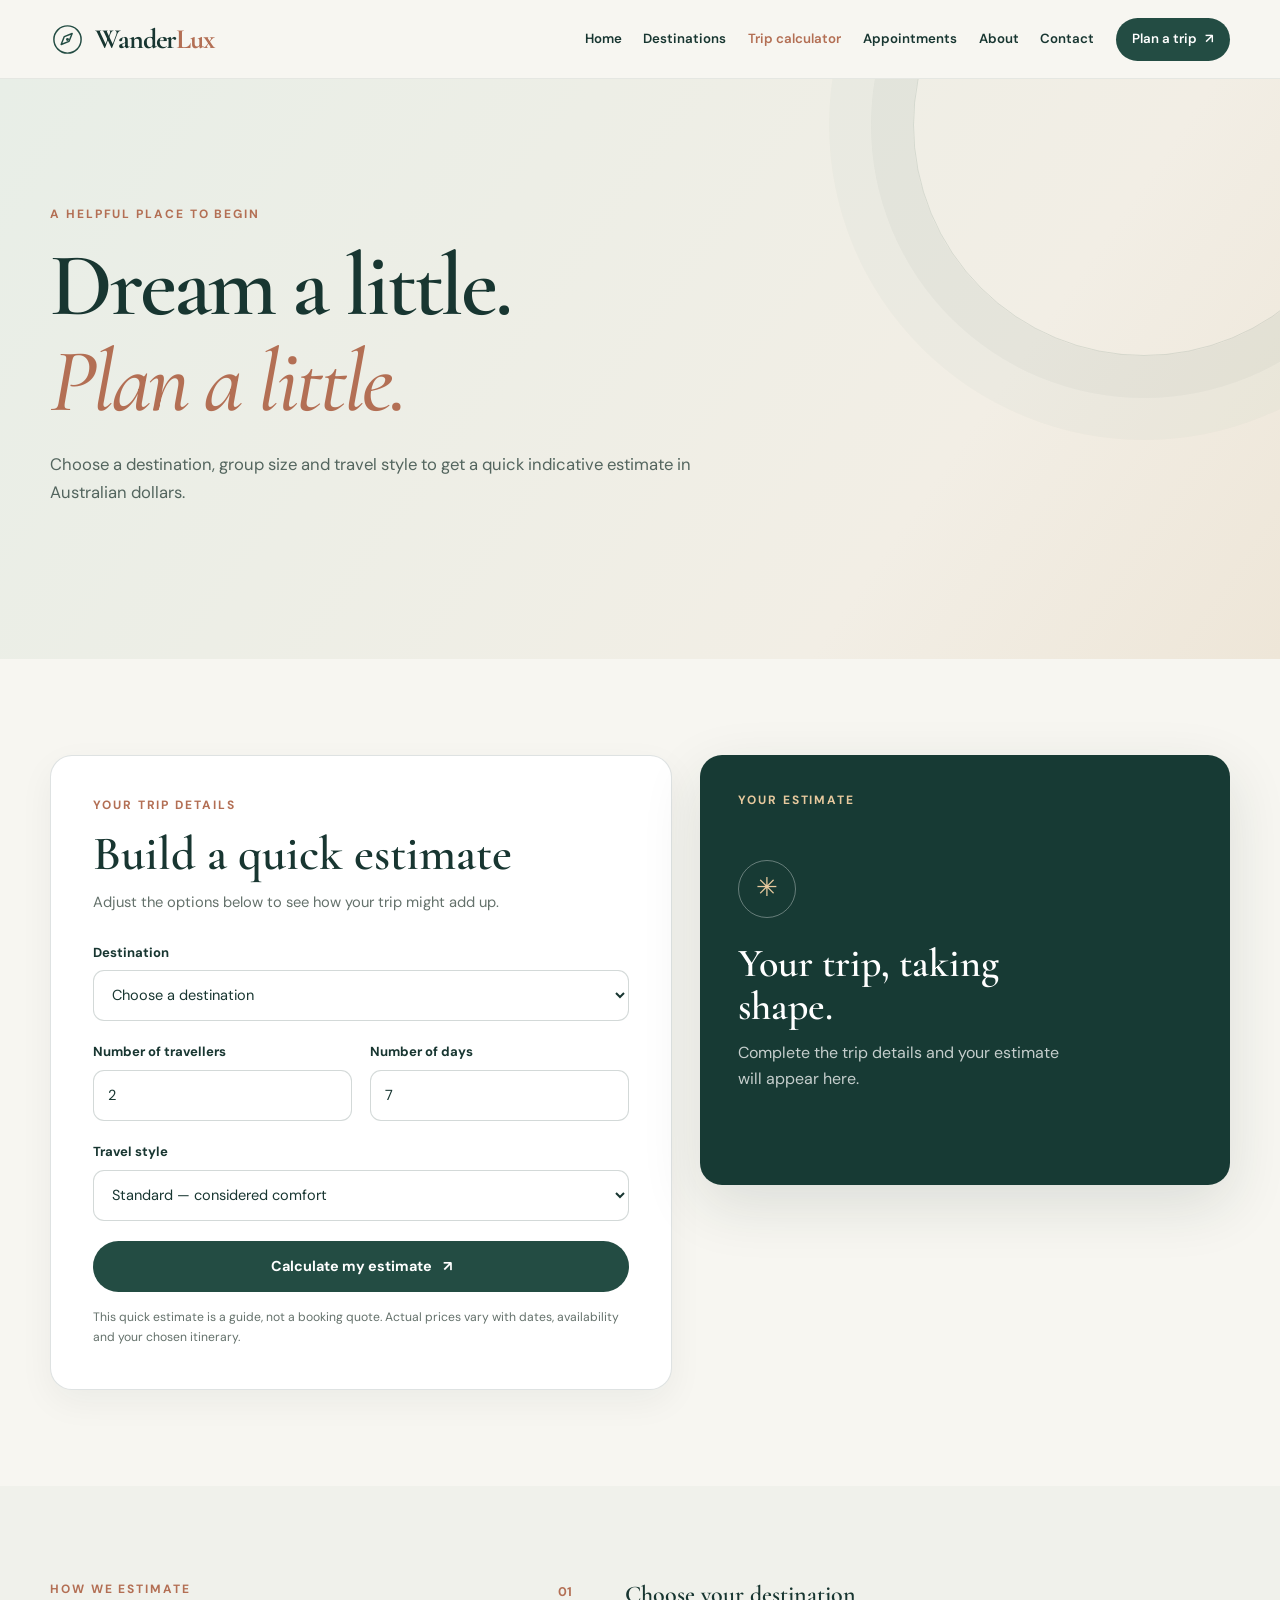
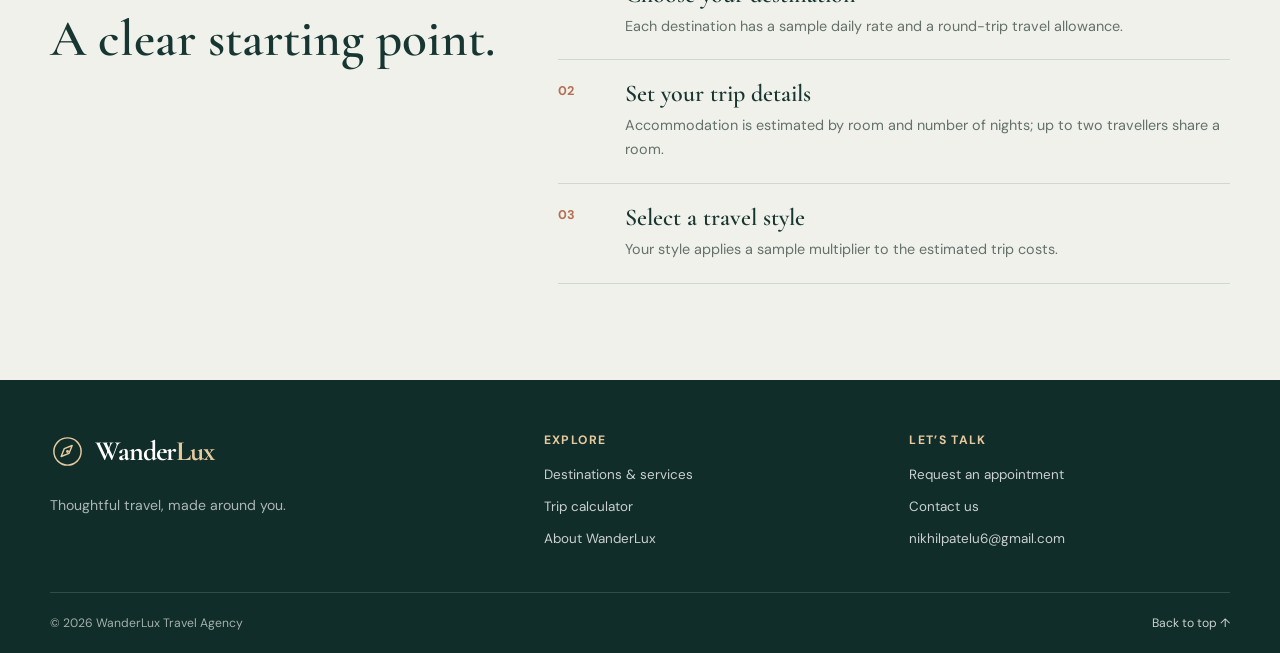
<file: calculator.html>
<!doctype html>
<html lang="en-AU">
  <head>
    <meta charset="utf-8" />
    <meta name="viewport" content="width=device-width, initial-scale=1" />
    <meta name="theme-color" content="#f7f6f1" />
    <meta
      name="description"
      content="Use the WanderLux trip cost calculator to estimate travel costs by destination, group size, trip length and travel style."
    />
    <title>Trip Cost Calculator | WanderLux</title>
    <link rel="preconnect" href="https://fonts.googleapis.com" />
    <link rel="preconnect" href="https://fonts.gstatic.com" crossorigin />
    <link
      href="https://fonts.googleapis.com/css2?family=Cormorant+Garamond:wght@500;600;700&family=DM+Sans:wght@400;500;600;700&display=swap"
      rel="stylesheet"
    />
    <link rel="stylesheet" href="styles.css" />
    <script src="script.js" defer></script>
  </head>
  <body>
    <a class="skip-link" href="#main">Skip to main content</a>

    <header class="site-header" id="top">
      <div class="container header-inner">
        <a
          class="brand"
          href="index.html"
          aria-label="WanderLux Travel Agency home"
        >
          <span class="brand-symbol" aria-hidden="true"
            ><svg viewBox="0 0 36 36" fill="none">
              <circle
                cx="18"
                cy="18"
                r="14"
                stroke="currentColor"
                stroke-width="1.5"
              />
              <path
                d="m22.8 11.8-3.2 8.1-8.1 3.2 3.2-8.1 8.1-3.2Z"
                stroke="currentColor"
                stroke-width="1.5"
                stroke-linejoin="round"
              />
              <circle cx="18" cy="18" r="1.5" fill="currentColor" /></svg
          ></span>
          <span class="brand-name">Wander<span>Lux</span></span>
        </a>
        <button
          class="menu-toggle"
          type="button"
          aria-expanded="false"
          aria-controls="primary-nav"
          aria-label="Open navigation"
        >
          <span class="menu-line"></span><span class="menu-line"></span
          ><span class="menu-line"></span>
        </button>
        <nav class="primary-nav" id="primary-nav" aria-label="Main navigation">
          <a href="index.html">Home</a>
          <a href="destinations.html">Destinations</a>
          <a href="calculator.html" aria-current="page">Trip calculator</a>
          <a href="appointment.html">Appointments</a>
          <a href="about.html">About</a>
          <a href="contact.html">Contact</a>
          <a class="nav-cta" href="appointment.html"
            >Plan a trip <span aria-hidden="true">↗</span></a
          >
        </nav>
      </div>
    </header>

    <main id="main">
      <section class="page-hero">
        <div class="container page-hero-content">
          <p class="eyebrow">A helpful place to begin</p>
          <h1>Dream a little.<br /><em>Plan a little.</em></h1>
          <p>
            Choose a destination, group size and travel style to get a quick
            indicative estimate in Australian dollars.
          </p>
        </div>
      </section>

      <section class="section">
        <div class="container calculator-layout">
          <div class="calculator-card reveal">
            <p class="eyebrow">Your trip details</p>
            <h2 class="form-title">Build a quick estimate</h2>
            <p class="form-intro">
              Adjust the options below to see how your trip might add up.
            </p>

            <form id="trip-calculator" class="form-stack">
              <div class="field">
                <label for="destination">Destination</label>
                <select id="destination" name="destination" required>
                  <option value="" selected disabled>
                    Choose a destination
                  </option>
                  <option value="bali">Bali, Indonesia</option>
                  <option value="kyoto">Kyoto, Japan</option>
                  <option value="amalfi">Amalfi Coast, Italy</option>
                  <option value="queenstown">Queenstown, New Zealand</option>
                </select>
              </div>

              <div class="form-grid">
                <div class="field">
                  <label for="travellers">Number of travellers</label>
                  <input
                    id="travellers"
                    name="travellers"
                    type="number"
                    min="1"
                    max="12"
                    value="2"
                    required
                  />
                </div>
                <div class="field">
                  <label for="days">Number of days</label>
                  <input
                    id="days"
                    name="days"
                    type="number"
                    min="1"
                    max="30"
                    value="7"
                    required
                  />
                </div>
              </div>

              <div class="field">
                <label for="travel-style">Travel style</label>
                <select id="travel-style" name="travel_style" required>
                  <option value="budget">Budget — practical and relaxed</option>
                  <option value="standard" selected>
                    Standard — considered comfort
                  </option>
                  <option value="luxury">Luxury — elevated experiences</option>
                </select>
              </div>

              <button class="button button-primary button-wide" type="submit">
                Calculate my estimate <span aria-hidden="true">↗</span>
              </button>
              <p class="form-note">
                This quick estimate is a guide, not a booking quote. Actual
                prices vary with dates, availability and your chosen itinerary.
              </p>
            </form>
          </div>

          <aside class="estimate-card reveal" aria-label="Estimated trip cost">
            <p class="eyebrow eyebrow-light">Your estimate</p>

            <div class="empty-result" id="estimate-empty">
              <div class="estimate-mark" aria-hidden="true">✳</div>
              <h2>Your trip, taking shape.</h2>
              <p>
                Complete the trip details and your estimate will appear here.
              </p>
            </div>

            <div
              class="result-panel"
              id="estimate-result"
              hidden
              aria-live="polite"
              aria-atomic="true"
            >
              <p class="result-label">Estimated total</p>
              <p class="result-total" id="estimate-total">$0</p>
              <p class="result-summary" id="estimate-summary"></p>

              <dl class="estimate-breakdown">
                <div>
                  <dt>Daily costs & activities</dt>
                  <dd id="estimate-ground"></dd>
                </div>
                <div>
                  <dt>Accommodation</dt>
                  <dd id="estimate-stay"></dd>
                </div>
                <div>
                  <dt>Travel</dt>
                  <dd id="estimate-travel"></dd>
                </div>
              </dl>

              <p class="estimate-disclaimer">
                Indicative pricing only. Rates are illustrative and may change;
                a consultant can prepare a tailored quote.
              </p>
              <a class="button button-light button-wide" href="appointment.html"
                >Talk to a travel planner <span aria-hidden="true">↗</span></a
              >
            </div>
          </aside>
        </div>
      </section>

      <section class="section section-soft">
        <div class="container process-grid reveal">
          <div>
            <p class="eyebrow">How we estimate</p>
            <h2 class="section-title">A clear starting point.</h2>
          </div>
          <div class="process-steps">
            <article>
              <span>01</span>
              <div>
                <h3>Choose your destination</h3>
                <p>
                  Each destination has a sample daily rate and a round-trip
                  travel allowance.
                </p>
              </div>
            </article>
            <article>
              <span>02</span>
              <div>
                <h3>Set your trip details</h3>
                <p>
                  Accommodation is estimated by room and number of nights; up to
                  two travellers share a room.
                </p>
              </div>
            </article>
            <article>
              <span>03</span>
              <div>
                <h3>Select a travel style</h3>
                <p>
                  Your style applies a sample multiplier to the estimated trip
                  costs.
                </p>
              </div>
            </article>
          </div>
        </div>
      </section>
    </main>

    <footer class="site-footer">
      <div class="container footer-main">
        <div class="footer-brand">
          <a
            class="brand brand-footer"
            href="index.html"
            aria-label="WanderLux home"
            ><span class="brand-symbol" aria-hidden="true"
              ><svg viewBox="0 0 36 36" fill="none">
                <circle
                  cx="18"
                  cy="18"
                  r="14"
                  stroke="currentColor"
                  stroke-width="1.5"
                />
                <path
                  d="m22.8 11.8-3.2 8.1-8.1 3.2 3.2-8.1 8.1-3.2Z"
                  stroke="currentColor"
                  stroke-width="1.5"
                  stroke-linejoin="round"
                />
                <circle
                  cx="18"
                  cy="18"
                  r="1.5"
                  fill="currentColor"
                /></svg></span
            ><span class="brand-name">Wander<span>Lux</span></span></a
          >
          <p>Thoughtful travel, made around you.</p>
        </div>
        <div class="footer-links">
          <h2>Explore</h2>
          <a href="destinations.html">Destinations & services</a
          ><a href="calculator.html">Trip calculator</a
          ><a href="about.html">About WanderLux</a>
        </div>
        <div class="footer-links">
          <h2>Let’s talk</h2>
          <a href="appointment.html">Request an appointment</a
          ><a href="contact.html">Contact us</a
          ><a href="mailto:nikhilpatelu6@gmail.com">nikhilpatelu6@gmail.com</a>
        </div>
      </div>
      <div class="container footer-bottom">
        <p>© <span data-year>2025</span> WanderLux Travel Agency</p>
        <a href="#top">Back to top <span aria-hidden="true">↑</span></a>
      </div>
    </footer>
  </body>
</html>
</file>
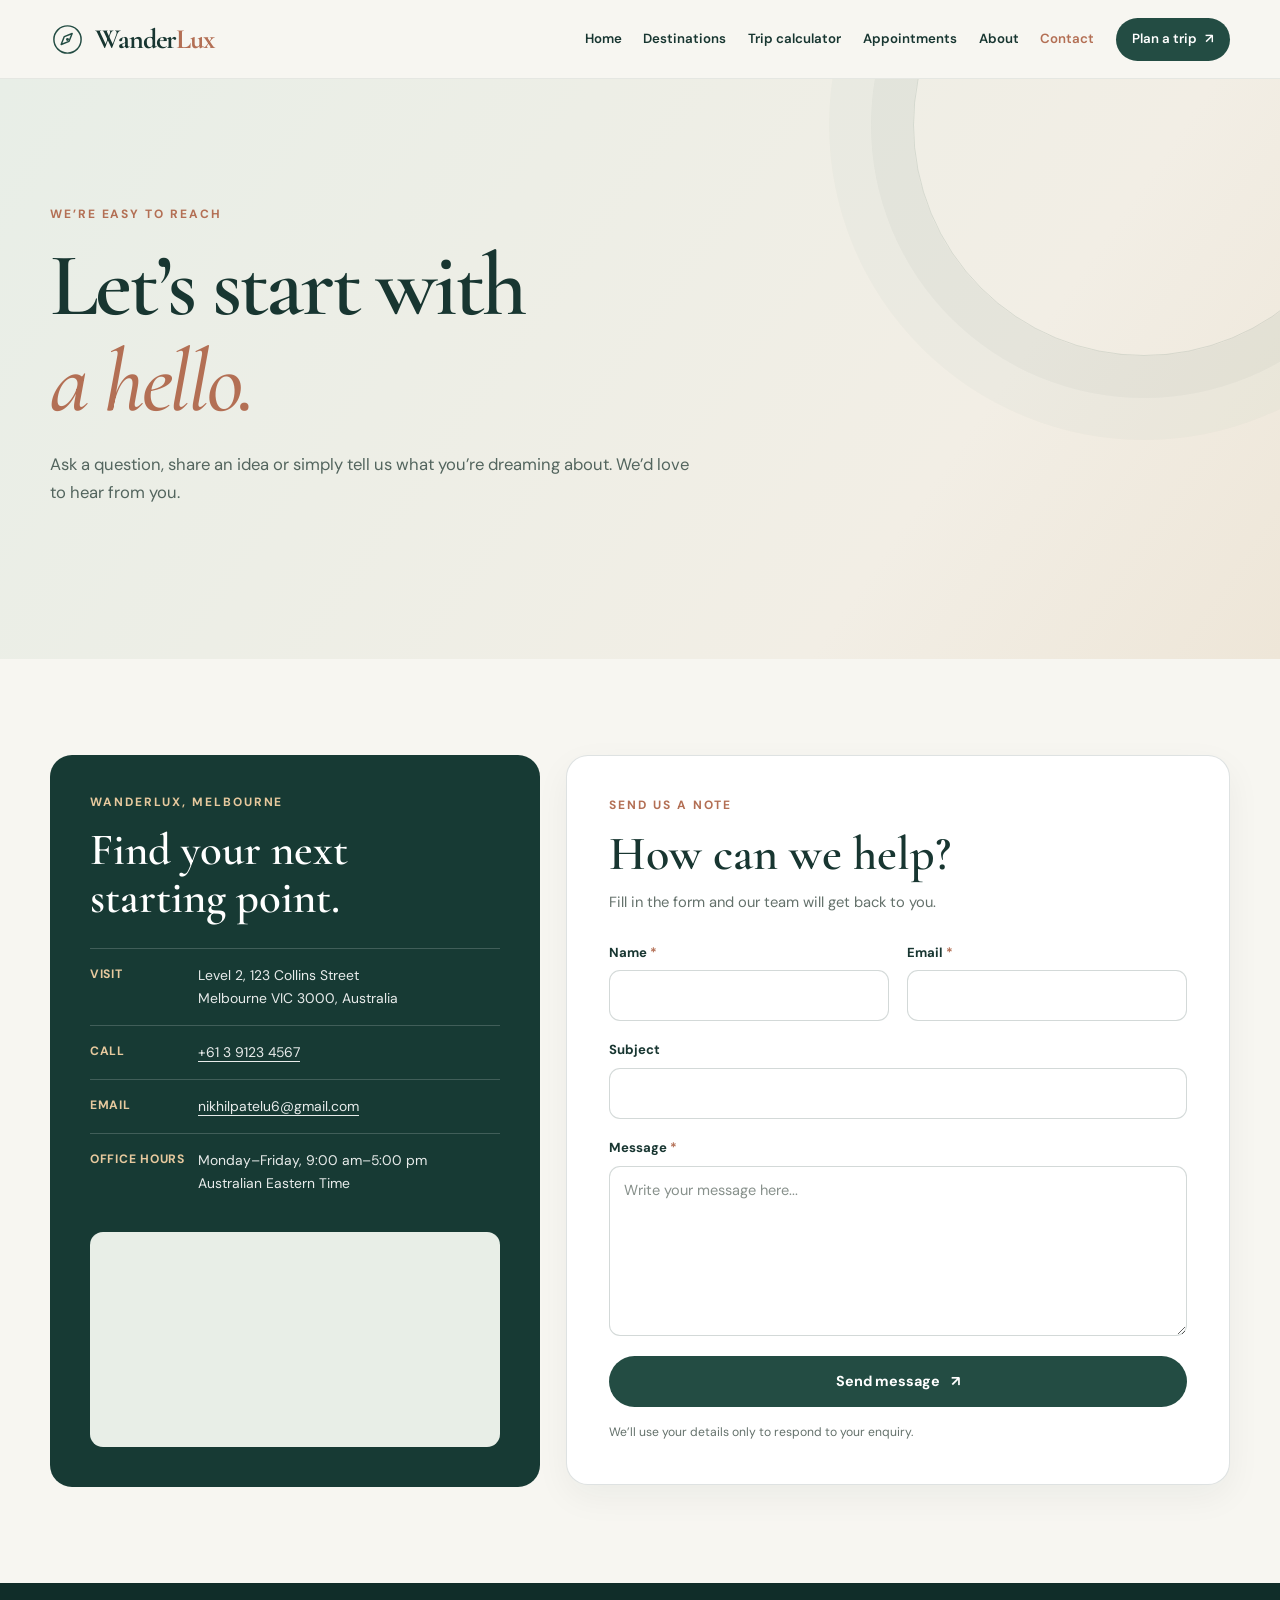
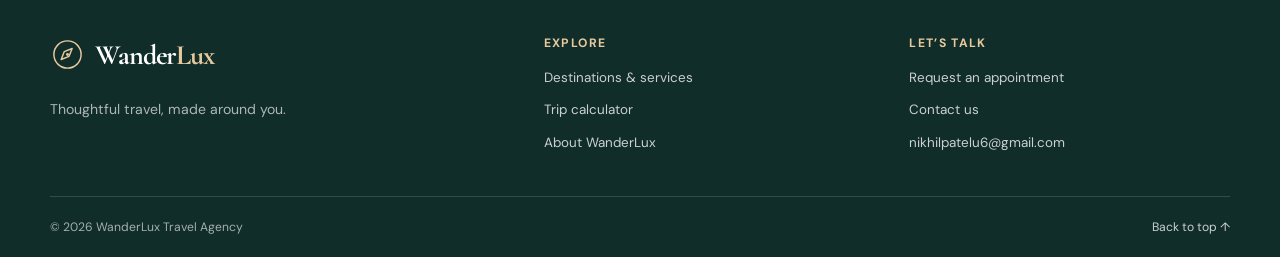
<file: contact.html>
<!doctype html>
<html lang="en-AU">
  <head>
    <meta charset="utf-8" />
    <meta name="viewport" content="width=device-width, initial-scale=1" />
    <meta name="theme-color" content="#f7f6f1" />
    <meta
      name="description"
      content="Contact WanderLux Travel Agency by phone, email or the online enquiry form. Find our Melbourne office."
    />
    <title>Contact WanderLux | Travel Agency</title>
    <link rel="preconnect" href="https://fonts.googleapis.com" />
    <link rel="preconnect" href="https://fonts.gstatic.com" crossorigin />
    <link
      href="https://fonts.googleapis.com/css2?family=Cormorant+Garamond:wght@500;600;700&family=DM+Sans:wght@400;500;600;700&display=swap"
      rel="stylesheet"
    />
    <link rel="stylesheet" href="styles.css" />
    <script src="script.js" defer></script>
  </head>
  <body>
    <a class="skip-link" href="#main">Skip to main content</a>

    <header class="site-header" id="top">
      <div class="container header-inner">
        <a
          class="brand"
          href="index.html"
          aria-label="WanderLux Travel Agency home"
        >
          <span class="brand-symbol" aria-hidden="true"
            ><svg viewBox="0 0 36 36" fill="none">
              <circle
                cx="18"
                cy="18"
                r="14"
                stroke="currentColor"
                stroke-width="1.5"
              />
              <path
                d="m22.8 11.8-3.2 8.1-8.1 3.2 3.2-8.1 8.1-3.2Z"
                stroke="currentColor"
                stroke-width="1.5"
                stroke-linejoin="round"
              />
              <circle cx="18" cy="18" r="1.5" fill="currentColor" /></svg
          ></span>
          <span class="brand-name">Wander<span>Lux</span></span>
        </a>
        <button
          class="menu-toggle"
          type="button"
          aria-expanded="false"
          aria-controls="primary-nav"
          aria-label="Open navigation"
        >
          <span class="menu-line"></span><span class="menu-line"></span
          ><span class="menu-line"></span>
        </button>
        <nav class="primary-nav" id="primary-nav" aria-label="Main navigation">
          <a href="index.html">Home</a>
          <a href="destinations.html">Destinations</a>
          <a href="calculator.html">Trip calculator</a>
          <a href="appointment.html">Appointments</a>
          <a href="about.html">About</a>
          <a href="contact.html" aria-current="page">Contact</a>
          <a class="nav-cta" href="appointment.html"
            >Plan a trip <span aria-hidden="true">↗</span></a
          >
        </nav>
      </div>
    </header>

    <main id="main">
      <section class="page-hero">
        <div class="container page-hero-content">
          <p class="eyebrow">We’re easy to reach</p>
          <h1>Let’s start with<br /><em>a hello.</em></h1>
          <p>
            Ask a question, share an idea or simply tell us what you’re dreaming
            about. We’d love to hear from you.
          </p>
        </div>
      </section>

      <section class="section">
        <div class="container contact-layout">
          <aside class="contact-info reveal">
            <p class="eyebrow eyebrow-light">WanderLux, Melbourne</p>
            <h2>Find your next<br />starting point.</h2>

            <div class="contact-detail">
              <span>Visit</span>
              <address>
                Level 2, 123 Collins Street<br />Melbourne VIC 3000, Australia
              </address>
            </div>
            <div class="contact-detail">
              <span>Call</span>
              <a href="tel:+61391234567">+61 3 9123 4567</a>
            </div>
            <div class="contact-detail">
              <span>Email</span>
              <a href="mailto:nikhilpatelu6@gmail.com"
                >nikhilpatelu6@gmail.com</a
              >
            </div>
            <div class="contact-detail">
              <span>Office hours</span>
              <p>Monday–Friday, 9:00 am–5:00 pm<br />Australian Eastern Time</p>
            </div>

            <div class="map-frame">
              <iframe
                title="Map showing the WanderLux office in Melbourne"
                src="https://maps.google.com/maps?q=123%20Collins%20Street%2C%20Melbourne%2C%20Australia&amp;z=14&amp;output=embed"
                loading="lazy"
                referrerpolicy="no-referrer-when-downgrade"
              >
              </iframe>
            </div>
          </aside>

          <div class="form-card reveal">
            <p class="eyebrow">Send us a note</p>
            <h2 class="form-title" id="contact-form-title">How can we help?</h2>
            <p class="form-intro">
              Fill in the form and our team will get back to you.
            </p>

            <form
              class="form-stack"
              action="https://formsubmit.co/nikhilpatelu6@gmail.com"
              method="POST"
              data-email-form
              aria-labelledby="contact-form-title"
            >
              <input
                type="hidden"
                name="_subject"
                value="New WanderLux website enquiry"
              />
              <input type="hidden" name="_template" value="table" />
              <input
                class="form-honeypot"
                type="text"
                name="_honey"
                tabindex="-1"
                autocomplete="off"
                aria-hidden="true"
              />

              <div class="form-grid">
                <div class="field">
                  <label for="contact-name"
                    >Name <span aria-hidden="true">*</span></label
                  >
                  <input
                    id="contact-name"
                    name="name"
                    type="text"
                    autocomplete="name"
                    minlength="2"
                    required
                  />
                </div>
                <div class="field">
                  <label for="contact-email"
                    >Email <span aria-hidden="true">*</span></label
                  >
                  <input
                    id="contact-email"
                    name="email"
                    type="email"
                    autocomplete="email"
                    required
                  />
                </div>
                <div class="field field-span">
                  <label for="contact-subject">Subject</label>
                  <input id="contact-subject" name="subject" type="text" />
                </div>
                <div class="field field-span">
                  <label for="contact-message"
                    >Message <span aria-hidden="true">*</span></label
                  >
                  <textarea
                    id="contact-message"
                    name="message"
                    rows="6"
                    minlength="10"
                    placeholder="Write your message here..."
                    required
                  ></textarea>
                </div>
              </div>

              <button class="button button-primary" type="submit">
                Send message <span aria-hidden="true">↗</span>
              </button>
              <p class="form-note">
                We’ll use your details only to respond to your enquiry.
              </p>
            </form>
          </div>
        </div>
      </section>
    </main>

    <footer class="site-footer">
      <div class="container footer-main">
        <div class="footer-brand">
          <a
            class="brand brand-footer"
            href="index.html"
            aria-label="WanderLux home"
            ><span class="brand-symbol" aria-hidden="true"
              ><svg viewBox="0 0 36 36" fill="none">
                <circle
                  cx="18"
                  cy="18"
                  r="14"
                  stroke="currentColor"
                  stroke-width="1.5"
                />
                <path
                  d="m22.8 11.8-3.2 8.1-8.1 3.2 3.2-8.1 8.1-3.2Z"
                  stroke="currentColor"
                  stroke-width="1.5"
                  stroke-linejoin="round"
                />
                <circle
                  cx="18"
                  cy="18"
                  r="1.5"
                  fill="currentColor"
                /></svg></span
            ><span class="brand-name">Wander<span>Lux</span></span></a
          >
          <p>Thoughtful travel, made around you.</p>
        </div>
        <div class="footer-links">
          <h2>Explore</h2>
          <a href="destinations.html">Destinations & services</a
          ><a href="calculator.html">Trip calculator</a
          ><a href="about.html">About WanderLux</a>
        </div>
        <div class="footer-links">
          <h2>Let’s talk</h2>
          <a href="appointment.html">Request an appointment</a
          ><a href="contact.html">Contact us</a
          ><a href="mailto:nikhilpatelu6@gmail.com">nikhilpatelu6@gmail.com</a>
        </div>
      </div>
      <div class="container footer-bottom">
        <p>© <span data-year>2025</span> WanderLux Travel Agency</p>
        <a href="#top">Back to top <span aria-hidden="true">↑</span></a>
      </div>
    </footer>
  </body>
</html>
</file>
<file: styles.css>
:root {
  color-scheme: light;
  --ink: #183631;
  --forest: #234c43;
  --forest-deep: #173a34;
  --paper: #f7f6f1;
  --white: #fff;
  --sage: #e8eee7;
  --sage-dark: #d7e2d7;
  --sand: #eee7dc;
  --copper: #b36f54;
  --gold: #e7c99e;
  --muted: #64716b;
  --line: rgba(24, 54, 49, 0.14);
  --shadow: 0 20px 60px rgba(21, 48, 42, 0.12);
  --serif: "Cormorant Garamond", Georgia, serif;
  --sans: "DM Sans", Arial, sans-serif;
  --radius: 22px;
}

* {
  box-sizing: border-box;
}

html {
  scroll-behavior: smooth;
  scroll-padding-top: 90px;
}

body {
  margin: 0;
  background: var(--paper);
  color: var(--ink);
  font-family: var(--sans);
  font-size: 16px;
  line-height: 1.65;
}

img,
svg {
  display: block;
}

img {
  max-width: 100%;
}

button,
input,
select,
textarea {
  font: inherit;
}

button,
a {
  -webkit-tap-highlight-color: transparent;
}

a {
  color: inherit;
  text-decoration-thickness: 1px;
  text-underline-offset: 4px;
}

a:hover {
  color: var(--copper);
}

button {
  color: inherit;
}

h1,
h2,
h3,
p {
  margin-top: 0;
}

h1,
h2,
h3 {
  color: var(--ink);
  font-family: var(--serif);
  font-weight: 600;
  line-height: 1.08;
}

h1 {
  font-size: clamp(3.3rem, 7vw, 6rem);
}

h2 {
  font-size: clamp(2.4rem, 4vw, 3.6rem);
}

h3 {
  font-size: clamp(1.55rem, 2vw, 2rem);
}

address {
  font-style: normal;
}

[hidden] {
  display: none !important;
}

.container {
  width: min(calc(100% - 48px), 1180px);
  margin-inline: auto;
}

.skip-link {
  position: fixed;
  z-index: 300;
  top: 12px;
  left: 12px;
  padding: 11px 16px;
  transform: translateY(-160%);
  border-radius: 8px;
  background: var(--forest-deep);
  color: var(--white);
  text-decoration: none;
}

.skip-link:focus {
  transform: translateY(0);
}

:focus-visible {
  outline: 3px solid #d59665;
  outline-offset: 4px;
}

.eyebrow {
  margin-bottom: 15px;
  color: var(--copper);
  font-size: 0.75rem;
  font-weight: 700;
  letter-spacing: 0.16em;
  line-height: 1.3;
  text-transform: uppercase;
}

.eyebrow-light {
  color: var(--gold);
}

.section {
  padding: 96px 0;
}

.section-soft {
  background: #f0f1eb;
}

.section-title {
  margin-bottom: 15px;
}

.section-intro,
.form-intro {
  max-width: 620px;
  margin-bottom: 0;
  color: var(--muted);
}

.section-head {
  display: flex;
  align-items: end;
  justify-content: space-between;
  gap: 30px;
  margin-bottom: 38px;
}

.section-head .section-intro {
  margin-top: 10px;
}

.text-link {
  display: inline-flex;
  align-items: center;
  gap: 9px;
  color: var(--forest);
  font-size: 0.9rem;
  font-weight: 700;
  text-decoration: none;
}

.text-link span {
  transition: transform 180ms ease;
}

.text-link:hover span {
  transform: translate(3px, -3px);
}

.button {
  display: inline-flex;
  min-height: 51px;
  align-items: center;
  justify-content: center;
  gap: 11px;
  padding: 12px 22px;
  border: 1px solid transparent;
  border-radius: 999px;
  cursor: pointer;
  font-size: 0.9rem;
  font-weight: 700;
  line-height: 1.2;
  text-align: center;
  text-decoration: none;
  transition: transform 180ms ease, background-color 180ms ease, border-color 180ms ease;
}

.button:hover {
  transform: translateY(-2px);
}

.button-primary {
  background: var(--forest);
  color: var(--white);
}

.button-primary:hover {
  background: var(--forest-deep);
  color: var(--white);
}

.button-light {
  background: var(--white);
  color: var(--forest-deep);
}

.button-light:hover {
  background: #f3e8d8;
  color: var(--forest-deep);
}

.button-outline-light {
  border-color: rgba(255, 255, 255, 0.7);
  background: transparent;
  color: var(--white);
}

.button-outline-light:hover {
  border-color: var(--white);
  background: rgba(255, 255, 255, 0.12);
  color: var(--white);
}

.button-wide {
  width: 100%;
}

.brand {
  display: inline-flex;
  align-items: center;
  gap: 10px;
  color: var(--ink);
  text-decoration: none;
}

.brand:hover {
  color: var(--ink);
}

.brand-symbol {
  width: 35px;
  color: var(--forest);
}

.brand-symbol svg {
  width: 100%;
}

.brand-name {
  font-family: var(--serif);
  font-size: 1.75rem;
  font-weight: 700;
  letter-spacing: -0.04em;
  line-height: 1;
}

.brand-name > span {
  color: var(--copper);
}

/* Header and navigation */
.site-header {
  position: sticky;
  z-index: 100;
  top: 0;
  border-bottom: 1px solid rgba(24, 54, 49, 0.08);
  background: rgba(247, 246, 241, 0.95);
  backdrop-filter: blur(14px);
}

.header-inner {
  position: relative;
  display: flex;
  min-height: 78px;
  align-items: center;
  justify-content: space-between;
  gap: 22px;
}

.primary-nav {
  display: flex;
  align-items: center;
  gap: clamp(13px, 1.7vw, 26px);
}

.primary-nav a {
  color: var(--ink);
  font-size: 0.83rem;
  font-weight: 600;
  text-decoration: none;
  white-space: nowrap;
}

.primary-nav a:hover,
.primary-nav a[aria-current="page"] {
  color: var(--copper);
}

.primary-nav .nav-cta {
  display: inline-flex;
  min-height: 43px;
  align-items: center;
  gap: 8px;
  padding: 0 16px;
  border-radius: 999px;
  background: var(--forest);
  color: var(--white);
}

.primary-nav .nav-cta:hover {
  background: var(--forest-deep);
  color: var(--white);
}

.menu-toggle {
  display: none;
  width: 45px;
  height: 45px;
  flex-direction: column;
  align-items: center;
  justify-content: center;
  gap: 5px;
  border: 1px solid var(--line);
  border-radius: 50%;
  background: transparent;
  cursor: pointer;
}

.menu-line {
  display: block;
  width: 19px;
  height: 2px;
  border-radius: 2px;
  background: var(--ink);
}

/* Homepage carousel */
.hero {
  position: relative;
  min-height: clamp(620px, 82vh, 820px);
  overflow: hidden;
  background: #203b36;
  color: var(--white);
}

.hero-slides,
.hero-slide {
  position: absolute;
  inset: 0;
}

.hero-slide {
  display: flex;
  align-items: center;
  visibility: hidden;
  opacity: 0;
  transition: opacity 800ms ease, visibility 800ms ease;
}

.hero-slide.is-active {
  visibility: visible;
  opacity: 1;
}

.hero-slide::after {
  position: absolute;
  z-index: 1;
  inset: 0;
  background:
    linear-gradient(90deg, rgba(13, 35, 31, 0.78) 0%, rgba(15, 38, 33, 0.49) 48%, rgba(15, 38, 33, 0.1) 100%),
    linear-gradient(0deg, rgba(12, 28, 25, 0.24), transparent 42%);
  content: "";
}

.hero-image {
  position: absolute;
  inset: 0;
  width: 100%;
  height: 100%;
  object-fit: cover;
}

.hero-content {
  position: relative;
  z-index: 2;
  padding-top: 55px;
  padding-bottom: 120px;
}

.hero-eyebrow {
  color: var(--gold);
}

.hero-title {
  max-width: 840px;
  margin-bottom: 22px;
  color: var(--white);
  font-size: clamp(3.7rem, 8vw, 7rem);
  letter-spacing: -0.035em;
}

.hero-title em,
.page-hero h1 em,
.story-copy .section-title em {
  color: var(--gold);
  font-weight: 500;
}

.hero-copy {
  max-width: 510px;
  margin-bottom: 23px;
  color: rgba(255, 255, 255, 0.9);
  font-size: 1.05rem;
}

.hero-location {
  display: flex;
  flex-direction: column;
  gap: 2px;
  margin: 25px 0;
  padding-left: 15px;
  border-left: 2px solid var(--gold);
}

.hero-location span {
  color: rgba(255, 255, 255, 0.74);
  font-size: 0.72rem;
  letter-spacing: 0.11em;
  text-transform: uppercase;
}

.hero-location strong {
  font-family: var(--serif);
  font-size: 1.45rem;
  font-weight: 600;
}

.hero-actions {
  display: flex;
  flex-wrap: wrap;
  gap: 12px;
}

.hero-controls {
  position: absolute;
  z-index: 4;
  bottom: 30px;
  left: 50%;
  display: flex;
  width: min(calc(100% - 48px), 1180px);
  align-items: center;
  justify-content: space-between;
  transform: translateX(-50%);
}

.hero-control-group {
  display: flex;
  align-items: center;
  gap: 13px;
}

.carousel-arrow,
.carousel-pause {
  min-width: 42px;
  min-height: 42px;
  border: 1px solid rgba(255, 255, 255, 0.58);
  border-radius: 50%;
  background: rgba(255, 255, 255, 0.08);
  color: var(--white);
  cursor: pointer;
}

.carousel-arrow {
  font-size: 1.2rem;
}

.carousel-arrow:hover,
.carousel-pause:hover {
  background: rgba(255, 255, 255, 0.2);
}

.carousel-dots {
  display: flex;
  align-items: center;
  gap: 8px;
}

.carousel-dot {
  width: 9px;
  height: 9px;
  padding: 0;
  border: 0;
  border-radius: 50%;
  background: rgba(255, 255, 255, 0.55);
  cursor: pointer;
}

.carousel-dot[aria-current="true"] {
  width: 25px;
  border-radius: 999px;
  background: var(--white);
}

.carousel-pause {
  min-width: auto;
  padding: 0 14px;
  border-radius: 999px;
  font-size: 0.75rem;
  font-weight: 600;
}

.slide-counter {
  color: rgba(255, 255, 255, 0.85);
  font-size: 0.76rem;
  letter-spacing: 0.1em;
}

.promise-strip {
  border-bottom: 1px solid var(--line);
  background: var(--white);
}

.promise-grid {
  display: grid;
  min-height: 86px;
  grid-template-columns: repeat(3, 1fr);
  align-items: center;
  gap: 20px;
}

.promise-grid > div {
  display: flex;
  align-items: center;
  justify-content: center;
  gap: 10px;
  color: var(--forest);
  font-size: 0.85rem;
  font-weight: 600;
  text-align: center;
}

.promise-icon {
  color: var(--copper);
  font-size: 1.3rem;
}

/* Package cards */
.package-grid {
  display: grid;
  grid-template-columns: repeat(3, minmax(0, 1fr));
  gap: 24px;
}

.package-card {
  overflow: hidden;
  border: 1px solid rgba(24, 54, 49, 0.07);
  border-radius: var(--radius);
  background: var(--white);
  box-shadow: 0 12px 35px rgba(20, 43, 38, 0.06);
  transition: transform 200ms ease, box-shadow 200ms ease;
}

.package-card:hover {
  transform: translateY(-5px);
  box-shadow: var(--shadow);
}

.package-image-wrap {
  position: relative;
  display: block;
  height: 250px;
  overflow: hidden;
}

.package-image-wrap img {
  width: 100%;
  height: 100%;
  object-fit: cover;
  transition: transform 500ms ease;
}

.package-card:hover .package-image-wrap img {
  transform: scale(1.04);
}

.image-tag {
  position: absolute;
  bottom: 16px;
  left: 16px;
  padding: 7px 12px;
  border-radius: 999px;
  background: rgba(255, 255, 255, 0.94);
  color: var(--forest);
  font-size: 0.72rem;
  font-weight: 700;
}

.package-body {
  padding: 23px;
}

.package-meta {
  display: flex;
  justify-content: space-between;
  gap: 12px;
  margin-bottom: 10px;
  color: var(--muted);
  font-size: 0.76rem;
}

.package-body h3 {
  margin-bottom: 9px;
}

.package-body p {
  min-height: 52px;
  margin-bottom: 20px;
  color: var(--muted);
  font-size: 0.9rem;
}

.package-bottom {
  display: flex;
  align-items: center;
  justify-content: space-between;
  gap: 12px;
  padding-top: 15px;
  border-top: 1px solid var(--line);
  font-size: 0.79rem;
}

.package-bottom strong {
  color: var(--forest);
  font-size: 1rem;
}

.package-bottom small {
  color: var(--muted);
}

.round-link {
  display: grid;
  width: 39px;
  height: 39px;
  place-items: center;
  border-radius: 50%;
  background: var(--sage);
  color: var(--forest);
  font-weight: 700;
  text-decoration: none;
}

.round-link:hover {
  background: var(--forest);
  color: var(--white);
}

/* Story and shared content sections */
.story-grid {
  display: grid;
  grid-template-columns: 1.05fr 0.95fr;
  align-items: center;
  gap: clamp(40px, 7vw, 95px);
}

.story-image {
  position: relative;
}

.story-image img {
  width: 100%;
  min-height: 390px;
  max-height: 540px;
  border-radius: 180px 180px 20px 20px;
  object-fit: cover;
}

.image-caption {
  position: absolute;
  right: -18px;
  bottom: 25px;
  max-width: 225px;
  padding: 15px 18px;
  border-radius: 12px;
  background: var(--white);
  box-shadow: var(--shadow);
  color: var(--forest);
  font-family: var(--serif);
  font-size: 1.2rem;
  line-height: 1.2;
}

.story-copy > p:not(.eyebrow) {
  color: var(--muted);
}

.story-copy .section-title em {
  color: var(--copper);
}

.check-list {
  display: grid;
  gap: 12px;
  margin: 25px 0 30px;
  padding: 0;
  list-style: none;
}

.check-list li {
  position: relative;
  padding-left: 28px;
  color: var(--ink);
  font-size: 0.91rem;
}

.check-list li::before {
  position: absolute;
  top: 1px;
  left: 0;
  color: var(--copper);
  content: "✓";
  font-weight: 700;
}

.cta-band {
  padding: 60px 0;
  background: var(--forest-deep);
  color: var(--white);
}

.cta-band-inner {
  display: flex;
  align-items: center;
  justify-content: space-between;
  gap: 30px;
}

.cta-band h2 {
  max-width: 670px;
  margin-bottom: 0;
  color: var(--white);
  font-size: clamp(2.3rem, 4.5vw, 4rem);
}

.cta-band .eyebrow {
  margin-bottom: 13px;
}

/* Interior page headings */
.page-hero {
  position: relative;
  overflow: hidden;
  padding: clamp(72px, 10vw, 128px) 0;
  background: linear-gradient(125deg, #e8eee7 0%, #f2eee5 72%, #eee6d8 100%);
}

.page-hero::after {
  position: absolute;
  top: -185px;
  right: -95px;
  width: 460px;
  height: 460px;
  border: 1px solid rgba(35, 76, 67, 0.13);
  border-radius: 50%;
  box-shadow: 0 0 0 42px rgba(35, 76, 67, 0.035), 0 0 0 84px rgba(35, 76, 67, 0.025);
  content: "";
}

.page-hero-content {
  position: relative;
  z-index: 1;
}

.page-hero h1 {
  max-width: 850px;
  margin-bottom: 20px;
  font-size: clamp(3.4rem, 7vw, 6rem);
  letter-spacing: -0.035em;
}

.page-hero h1 em {
  color: var(--copper);
}

.page-hero p:not(.eyebrow) {
  max-width: 650px;
  margin-bottom: 25px;
  color: #53655e;
  font-size: 1.04rem;
}

/* Services and destination tiles */
.service-grid {
  display: grid;
  grid-template-columns: repeat(4, minmax(0, 1fr));
  gap: 17px;
}

.service-card,
.value-card {
  min-height: 260px;
  padding: 25px 23px;
  border: 1px solid var(--line);
  border-radius: 18px;
  background: rgba(255, 255, 255, 0.75);
  transition: transform 180ms ease, box-shadow 180ms ease;
}

.service-card:hover,
.value-card:hover {
  transform: translateY(-4px);
  box-shadow: var(--shadow);
}

.service-index {
  display: inline-block;
  margin-bottom: 27px;
  color: var(--copper);
  font-size: 0.77rem;
  font-weight: 700;
  letter-spacing: 0.12em;
}

.service-card h3,
.value-card h3 {
  margin-bottom: 11px;
}

.service-card p,
.value-card p {
  margin-bottom: 20px;
  color: var(--muted);
  font-size: 0.87rem;
}

.service-card .text-link {
  margin-top: auto;
  font-size: 0.8rem;
}

.destination-grid {
  display: grid;
  grid-template-columns: repeat(3, minmax(0, 1fr));
  gap: 22px;
}

.destination-tile {
  position: relative;
  min-height: 390px;
  overflow: hidden;
  border-radius: var(--radius);
  background: var(--forest);
  color: var(--white);
}

.destination-tile::after {
  position: absolute;
  inset: 0;
  background: linear-gradient(0deg, rgba(15, 36, 32, 0.82), rgba(15, 36, 32, 0.02) 75%);
  content: "";
}

.destination-tile img {
  position: absolute;
  width: 100%;
  height: 100%;
  object-fit: cover;
  transition: transform 450ms ease;
}

.destination-tile:hover img {
  transform: scale(1.04);
}

.destination-tile-copy {
  position: absolute;
  z-index: 1;
  right: 24px;
  bottom: 24px;
  left: 24px;
  color: var(--white);
}

.destination-tile-copy > span {
  color: var(--gold);
  font-size: 0.72rem;
  font-weight: 700;
  letter-spacing: 0.12em;
  text-transform: uppercase;
}

.destination-tile-copy h3 {
  margin: 7px 0 13px;
  color: var(--white);
  font-size: 2rem;
}

.destination-tile-copy a {
  color: var(--white);
  font-size: 0.83rem;
  font-weight: 600;
  text-decoration: none;
}

.destination-tile-copy a:hover {
  color: var(--gold);
}

/* Numbered process */
.process-grid {
  display: grid;
  grid-template-columns: 0.8fr 1.2fr;
  gap: 60px;
}

.process-steps {
  display: grid;
  gap: 0;
}

.process-steps article {
  display: grid;
  grid-template-columns: 48px 1fr;
  gap: 19px;
  padding: 21px 0;
  border-bottom: 1px solid var(--line);
}

.process-steps article:first-child {
  padding-top: 0;
}

.process-steps article > span {
  color: var(--copper);
  font-size: 0.79rem;
  font-weight: 700;
}

.process-steps h3 {
  margin-bottom: 7px;
  font-size: 1.5rem;
}

.process-steps p {
  margin-bottom: 0;
  color: var(--muted);
  font-size: 0.9rem;
}

/* Calculator and forms */
.calculator-layout {
  display: grid;
  grid-template-columns: minmax(0, 1.08fr) minmax(320px, 0.92fr);
  align-items: start;
  gap: 28px;
}

.calculator-card,
.form-card {
  padding: clamp(25px, 4vw, 42px);
  border: 1px solid var(--line);
  border-radius: var(--radius);
  background: var(--white);
  box-shadow: 0 12px 35px rgba(20, 43, 38, 0.05);
}

.form-title {
  margin-bottom: 10px;
  font-size: clamp(2.2rem, 4vw, 3rem);
}

.form-intro {
  margin-bottom: 27px;
  font-size: 0.92rem;
}

.form-stack {
  display: grid;
  gap: 20px;
}

.form-grid {
  display: grid;
  grid-template-columns: repeat(2, minmax(0, 1fr));
  gap: 18px;
}

.field {
  display: flex;
  min-width: 0;
  flex-direction: column;
  gap: 7px;
}

.field-span {
  grid-column: 1 / -1;
}

.field label {
  color: var(--ink);
  font-size: 0.82rem;
  font-weight: 700;
}

.field label span {
  color: var(--copper);
}

.field input,
.field select,
.field textarea {
  width: 100%;
  min-height: 51px;
  padding: 12px 14px;
  border: 1px solid rgba(24, 54, 49, 0.19);
  border-radius: 11px;
  background: #fff;
  color: var(--ink);
  font-size: 0.91rem;
}

.field textarea {
  min-height: 135px;
  resize: vertical;
}

.field input::placeholder,
.field textarea::placeholder {
  color: #87908b;
}

.field input:focus,
.field select:focus,
.field textarea:focus {
  border-color: var(--forest);
  outline: 3px solid rgba(35, 76, 67, 0.12);
}

.form-note {
  margin: -5px 0 0;
  color: var(--muted);
  font-size: 0.76rem;
}

.form-honeypot {
  position: absolute !important;
  width: 1px;
  height: 1px;
  overflow: hidden;
  clip: rect(0, 0, 0, 0);
  white-space: nowrap;
}

.estimate-card {
  position: sticky;
  top: 102px;
  min-height: 430px;
  padding: clamp(25px, 4vw, 38px);
  border-radius: var(--radius);
  background: var(--forest-deep);
  color: var(--white);
  box-shadow: var(--shadow);
}

.estimate-card h2 {
  color: var(--white);
}

.empty-result {
  display: flex;
  min-height: 305px;
  flex-direction: column;
  align-items: flex-start;
  justify-content: center;
}

.estimate-mark {
  display: grid;
  width: 58px;
  height: 58px;
  margin-bottom: 24px;
  place-items: center;
  border: 1px solid rgba(255, 255, 255, 0.34);
  border-radius: 50%;
  color: var(--gold);
  font-size: 1.6rem;
}

.empty-result h2 {
  max-width: 330px;
  margin-bottom: 12px;
  font-size: 2.5rem;
}

.empty-result p {
  max-width: 340px;
  margin-bottom: 0;
  color: rgba(255, 255, 255, 0.75);
}

.result-label {
  margin-bottom: 2px;
  color: var(--gold);
  font-size: 0.75rem;
  font-weight: 700;
  letter-spacing: 0.12em;
  text-transform: uppercase;
}

.result-total {
  margin-bottom: 12px;
  color: var(--white);
  font-family: var(--serif);
  font-size: clamp(3.4rem, 6vw, 5rem);
  font-weight: 600;
  line-height: 1.05;
}

.result-summary {
  margin-bottom: 25px;
  color: rgba(255, 255, 255, 0.88);
  font-size: 0.9rem;
}

.estimate-breakdown {
  margin: 0 0 18px;
  border-top: 1px solid rgba(255, 255, 255, 0.2);
}

.estimate-breakdown div {
  display: flex;
  justify-content: space-between;
  gap: 14px;
  padding: 11px 0;
  border-bottom: 1px solid rgba(255, 255, 255, 0.16);
  font-size: 0.8rem;
}

.estimate-breakdown dt {
  color: rgba(255, 255, 255, 0.76);
}

.estimate-breakdown dd {
  margin: 0;
  font-weight: 700;
  text-align: right;
}

.estimate-disclaimer {
  margin-bottom: 19px;
  color: rgba(255, 255, 255, 0.71);
  font-size: 0.74rem;
}

/* Appointment form layout */
.booking-layout {
  display: grid;
  grid-template-columns: minmax(0, 1.3fr) minmax(280px, 0.7fr);
  align-items: start;
  gap: 26px;
}

.booking-sidebar {
  overflow: hidden;
  border-radius: var(--radius);
  background: var(--forest-deep);
  color: var(--white);
  box-shadow: var(--shadow);
}

.booking-sidebar > img {
  width: 100%;
  height: 235px;
  object-fit: cover;
}

.booking-sidebar-copy {
  padding: 28px;
}

.booking-sidebar-copy h2 {
  color: var(--white);
  font-size: 2.4rem;
}

.booking-sidebar-copy > p:last-child {
  margin: 28px 0 0;
  color: rgba(255, 255, 255, 0.82);
  font-size: 0.87rem;
}

.booking-sidebar-copy > p:last-child a {
  color: var(--gold);
  font-weight: 700;
}

.check-list-light li {
  color: rgba(255, 255, 255, 0.88);
}

/* Contact page */
.contact-layout {
  display: grid;
  grid-template-columns: minmax(0, 0.85fr) minmax(0, 1.15fr);
  align-items: start;
  gap: 26px;
}

.contact-info {
  padding: clamp(26px, 4vw, 40px);
  border-radius: var(--radius);
  background: var(--forest-deep);
  color: var(--white);
}

.contact-info h2 {
  margin-bottom: 26px;
  color: var(--white);
  font-size: 2.8rem;
}

.contact-detail {
  display: grid;
  grid-template-columns: 95px 1fr;
  gap: 13px;
  padding: 15px 0;
  border-top: 1px solid rgba(255, 255, 255, 0.18);
}

.contact-detail > span {
  color: var(--gold);
  font-size: 0.76rem;
  font-weight: 700;
  letter-spacing: 0.06em;
  text-transform: uppercase;
}

.contact-detail p,
.contact-detail address,
.contact-detail a {
  margin: 0;
  color: rgba(255, 255, 255, 0.9);
  font-size: 0.87rem;
}

.contact-detail a:hover {
  color: var(--gold);
}

.map-frame {
  height: 215px;
  margin-top: 22px;
  overflow: hidden;
  border-radius: 13px;
  background: var(--sage);
}

.map-frame iframe {
  width: 100%;
  height: 100%;
  border: 0;
}

/* About page */
.values-grid {
  display: grid;
  grid-template-columns: repeat(3, minmax(0, 1fr));
  gap: 20px;
}

.value-card {
  min-height: 230px;
  background: var(--white);
}

.team-grid {
  display: grid;
  grid-template-columns: repeat(3, minmax(0, 1fr));
  gap: 22px;
}

.team-card {
  overflow: hidden;
  border-radius: 18px;
  background: var(--white);
  box-shadow: 0 12px 35px rgba(20, 43, 38, 0.06);
}

.team-card img {
  width: 100%;
  height: 315px;
  object-fit: cover;
}

.team-card div {
  padding: 18px 20px 20px;
}

.team-card h3 {
  margin-bottom: 3px;
}

.team-card p {
  margin: 0;
  color: var(--muted);
  font-size: 0.81rem;
}

/* Footer */
.site-footer {
  padding-top: 54px;
  background: #102d29;
  color: rgba(255, 255, 255, 0.8);
}

.footer-main {
  display: grid;
  grid-template-columns: 1.4fr 1fr 1fr;
  gap: 45px;
  padding-bottom: 42px;
}

.brand-footer,
.brand-footer:hover {
  color: var(--white);
}

.brand-footer .brand-symbol {
  color: var(--gold);
}

.brand-footer .brand-name > span {
  color: var(--gold);
}

.footer-brand p {
  max-width: 260px;
  margin: 17px 0 0;
  color: rgba(255, 255, 255, 0.66);
  font-size: 0.88rem;
}

.footer-links {
  display: flex;
  flex-direction: column;
  align-items: flex-start;
  gap: 10px;
}

.footer-links h2 {
  margin-bottom: 7px;
  color: var(--gold);
  font-family: var(--sans);
  font-size: 0.76rem;
  font-weight: 700;
  letter-spacing: 0.11em;
  text-transform: uppercase;
}

.footer-links a {
  color: rgba(255, 255, 255, 0.78);
  font-size: 0.84rem;
  text-decoration: none;
}

.footer-links a:hover,
.footer-bottom a:hover {
  color: var(--gold);
}

.footer-bottom {
  display: flex;
  min-height: 61px;
  align-items: center;
  justify-content: space-between;
  gap: 20px;
  border-top: 1px solid rgba(255, 255, 255, 0.15);
  color: rgba(255, 255, 255, 0.62);
  font-size: 0.76rem;
}

.footer-bottom p {
  margin: 0;
}

.footer-bottom a {
  color: rgba(255, 255, 255, 0.78);
  text-decoration: none;
}

/* Scroll-in animations */
.js .reveal {
  opacity: 0;
  transform: translateY(22px);
  transition: opacity 650ms ease, transform 650ms ease;
}

.js .reveal.is-visible {
  opacity: 1;
  transform: translateY(0);
}

/* Responsive layouts */
@media (max-width: 1000px) {
  .primary-nav {
    gap: 12px;
  }

  .primary-nav a {
    font-size: 0.77rem;
  }

  .service-grid {
    grid-template-columns: repeat(2, minmax(0, 1fr));
  }

  .package-grid {
    gap: 17px;
  }

  .package-body {
    padding: 19px;
  }

  .calculator-layout,
  .booking-layout,
  .contact-layout {
    grid-template-columns: 1fr 1fr;
  }
}

@media (max-width: 820px) {
  .menu-toggle {
    display: flex;
  }

  .primary-nav {
    position: absolute;
    top: calc(100% + 1px);
    right: 0;
    left: 0;
    display: none;
    align-items: stretch;
    gap: 0;
    padding: 10px 22px 22px;
    border: 1px solid var(--line);
    border-top: 0;
    border-radius: 0 0 16px 16px;
    background: var(--paper);
    box-shadow: var(--shadow);
  }

  .primary-nav.is-open {
    display: flex;
    flex-direction: column;
  }

  .primary-nav a {
    padding: 12px 4px;
    font-size: 0.9rem;
  }

  .primary-nav .nav-cta {
    justify-content: center;
    margin-top: 9px;
    padding: 12px 15px;
  }

  .hero {
    min-height: 700px;
  }

  .hero-title {
    font-size: clamp(3.5rem, 10vw, 6rem);
  }

  .story-grid {
    grid-template-columns: 1fr 1fr;
    gap: 38px;
  }

  .package-grid,
  .destination-grid,
  .team-grid {
    grid-template-columns: repeat(2, minmax(0, 1fr));
  }

  .package-card:last-child,
  .destination-tile:last-child,
  .team-card:last-child {
    grid-column: 1 / -1;
  }

  .destination-tile:last-child {
    min-height: 330px;
  }

  .process-grid {
    grid-template-columns: 1fr;
    gap: 28px;
  }

  .calculator-layout,
  .booking-layout,
  .contact-layout {
    grid-template-columns: 1fr;
  }

  .estimate-card {
    position: static;
  }

  .booking-sidebar {
    display: grid;
    grid-template-columns: 0.9fr 1.1fr;
  }

  .booking-sidebar > img {
    height: 100%;
    min-height: 360px;
  }

  .contact-info {
    display: grid;
    grid-template-columns: repeat(2, minmax(0, 1fr));
    gap: 0 20px;
  }

  .contact-info > .eyebrow,
  .contact-info h2,
  .map-frame {
    grid-column: 1 / -1;
  }

  .contact-info h2 {
    margin-bottom: 18px;
  }

  .map-frame {
    height: 250px;
  }
}

@media (max-width: 600px) {
  .container {
    width: min(calc(100% - 36px), 1180px);
  }

  .section {
    padding: 70px 0;
  }

  .header-inner {
    min-height: 70px;
  }

  .brand-name {
    font-size: 1.55rem;
  }

  .brand-symbol {
    width: 31px;
  }

  .hero {
    min-height: 720px;
  }

  .hero-title {
    font-size: clamp(3.25rem, 15vw, 5rem);
  }

  .hero-copy {
    font-size: 0.96rem;
  }

  .hero-content {
    padding-top: 25px;
    padding-bottom: 130px;
  }

  .hero-controls {
    bottom: 22px;
    width: calc(100% - 36px);
  }

  .hero-control-group {
    gap: 8px;
  }

  .carousel-arrow {
    min-width: 38px;
    min-height: 38px;
  }

  .carousel-pause {
    min-height: 38px;
    padding-inline: 10px;
  }

  .slide-counter {
    font-size: 0.68rem;
  }

  .hero-actions {
    align-items: flex-start;
    flex-direction: column;
  }

  .promise-grid {
    grid-template-columns: 1fr;
    gap: 0;
    padding-block: 13px;
  }

  .promise-grid > div {
    justify-content: flex-start;
    padding: 9px 0;
    text-align: left;
  }

  .section-head {
    align-items: flex-start;
    flex-direction: column;
    gap: 15px;
  }

  .package-grid,
  .destination-grid,
  .team-grid,
  .service-grid,
  .values-grid {
    grid-template-columns: 1fr;
  }

  .package-card:last-child,
  .destination-tile:last-child,
  .team-card:last-child {
    grid-column: auto;
  }

  .package-image-wrap {
    height: 235px;
  }

  .destination-tile,
  .destination-tile:last-child {
    min-height: 350px;
  }

  .story-grid {
    grid-template-columns: 1fr;
    gap: 36px;
  }

  .story-image img {
    min-height: 330px;
  }

  .image-caption {
    right: 10px;
    bottom: 15px;
    max-width: 200px;
  }

  .cta-band {
    padding: 48px 0;
  }

  .cta-band-inner {
    align-items: flex-start;
    flex-direction: column;
  }

  .page-hero {
    padding: 70px 0;
  }

  .page-hero h1 {
    font-size: clamp(3.15rem, 14vw, 4.7rem);
  }

  .service-card {
    min-height: 0;
  }

  .form-grid {
    grid-template-columns: 1fr;
  }

  .field-span {
    grid-column: auto;
  }

  .calculator-card,
  .form-card,
  .estimate-card {
    padding: 24px 20px;
  }

  .booking-sidebar {
    display: block;
  }

  .booking-sidebar > img {
    height: 220px;
    min-height: 0;
  }

  .contact-info {
    display: block;
    padding: 25px 20px;
  }

  .contact-detail {
    grid-template-columns: 80px 1fr;
  }

  .footer-main {
    grid-template-columns: 1fr 1fr;
    gap: 32px 20px;
  }

  .footer-brand {
    grid-column: 1 / -1;
  }

  .footer-bottom {
    align-items: flex-start;
    flex-direction: column;
    justify-content: center;
    gap: 6px;
    padding-block: 15px;
  }
}

@media (prefers-reduced-motion: reduce) {
  html {
    scroll-behavior: auto;
  }

  *,
  *::before,
  *::after {
    scroll-behavior: auto !important;
    animation-duration: 0.01ms !important;
    animation-iteration-count: 1 !important;
    transition-duration: 0.01ms !important;
  }

  .js .reveal {
    opacity: 1;
    transform: none;
  }
}
</file>
